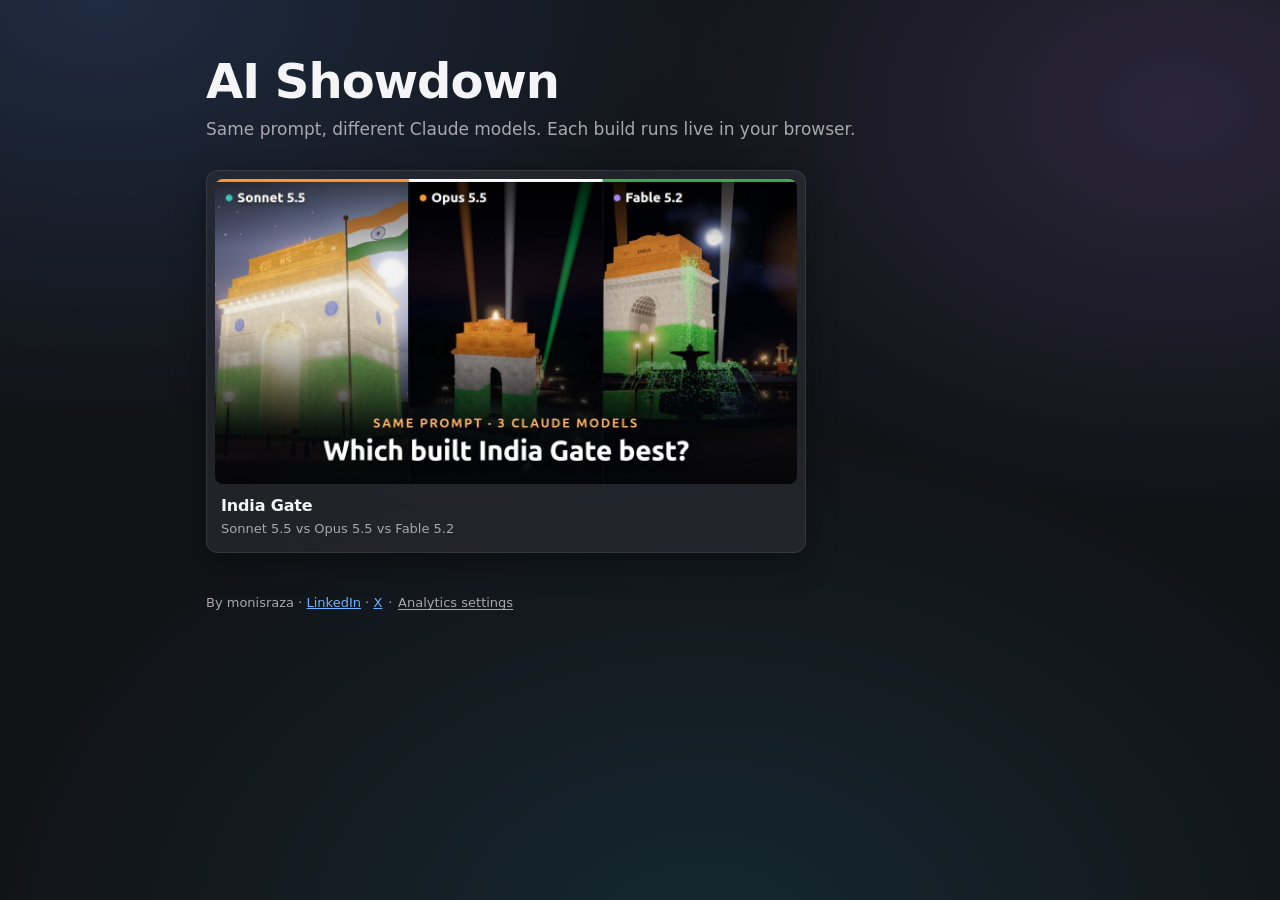
<file: index.html>
<!doctype html>
<html lang="en" data-theme="dark">
<head>
<meta charset="utf-8">
<meta name="viewport" content="width=device-width,initial-scale=1">
<title>AI Showdown</title>
<meta name="description" content="Same prompt, different Claude models. Interactive 3D builds compared side by side, by monisraza.">
<meta property="og:title" content="AI Showdown: same prompt, different Claude models">
<meta property="og:image" content="https://monraza.github.io/ai-showdown/india-gate/media/og.jpg">
<meta name="twitter:card" content="summary_large_image">
<meta name="twitter:image" content="https://monraza.github.io/ai-showdown/india-gate/media/og.jpg">
<meta name="theme-color" content="#111317">
<link rel="stylesheet" href="glass.css?v=1">
<script src="analytics.js?v=1" defer></script>
<style>
.wrap{max-width:900px;margin:0 auto;padding:56px 16px 40px}
h1{font-size:clamp(32px,6vw,48px);line-height:1.08;font-weight:700;margin:0 0 8px;letter-spacing:-.02em}
.lede{color:var(--ink-muted);font-size:17px;line-height:26px;margin:0 0 28px}
a.card{display:flex;padding:8px;gap:0;max-width:600px;text-decoration:none}
a.card img{display:block;width:100%;aspect-ratio:1200/630;border-radius:8px}
a.card div{padding:12px 6px 6px;font:600 16px/20px var(--font-sans);letter-spacing:-.01em}
a.card span{display:block;margin-top:4px;font:400 13px/18px var(--font-sans);color:var(--ink-muted);letter-spacing:0}
a.card:hover{border-color:var(--accent-line)}
footer{margin-top:40px;color:var(--ink-muted);font-size:13px}
</style>
</head>
<body class="bx-page">
<div class="wrap">
  <h1>AI Showdown</h1>
  <p class="lede">Same prompt, different Claude models. Each build runs live in your browser.</p>
  <a class="bx-card card" href="india-gate/">
    <img src="india-gate/media/og.jpg" alt="India Gate scenes built by Sonnet 5.5, Opus 5.5 and Fable 5.2">
    <div>India Gate<span>Sonnet 5.5 vs Opus 5.5 vs Fable 5.2</span></div>
  </a>
  <footer>By monisraza · <a href="https://www.linkedin.com/in/monisraza" target="_blank" rel="noopener">LinkedIn</a> · <a href="https://x.com/_monisraza" target="_blank" rel="noopener">X</a><button type="button" data-analytics-settings hidden>Analytics settings</button></footer>
</div>
</body>
</html>
</file>
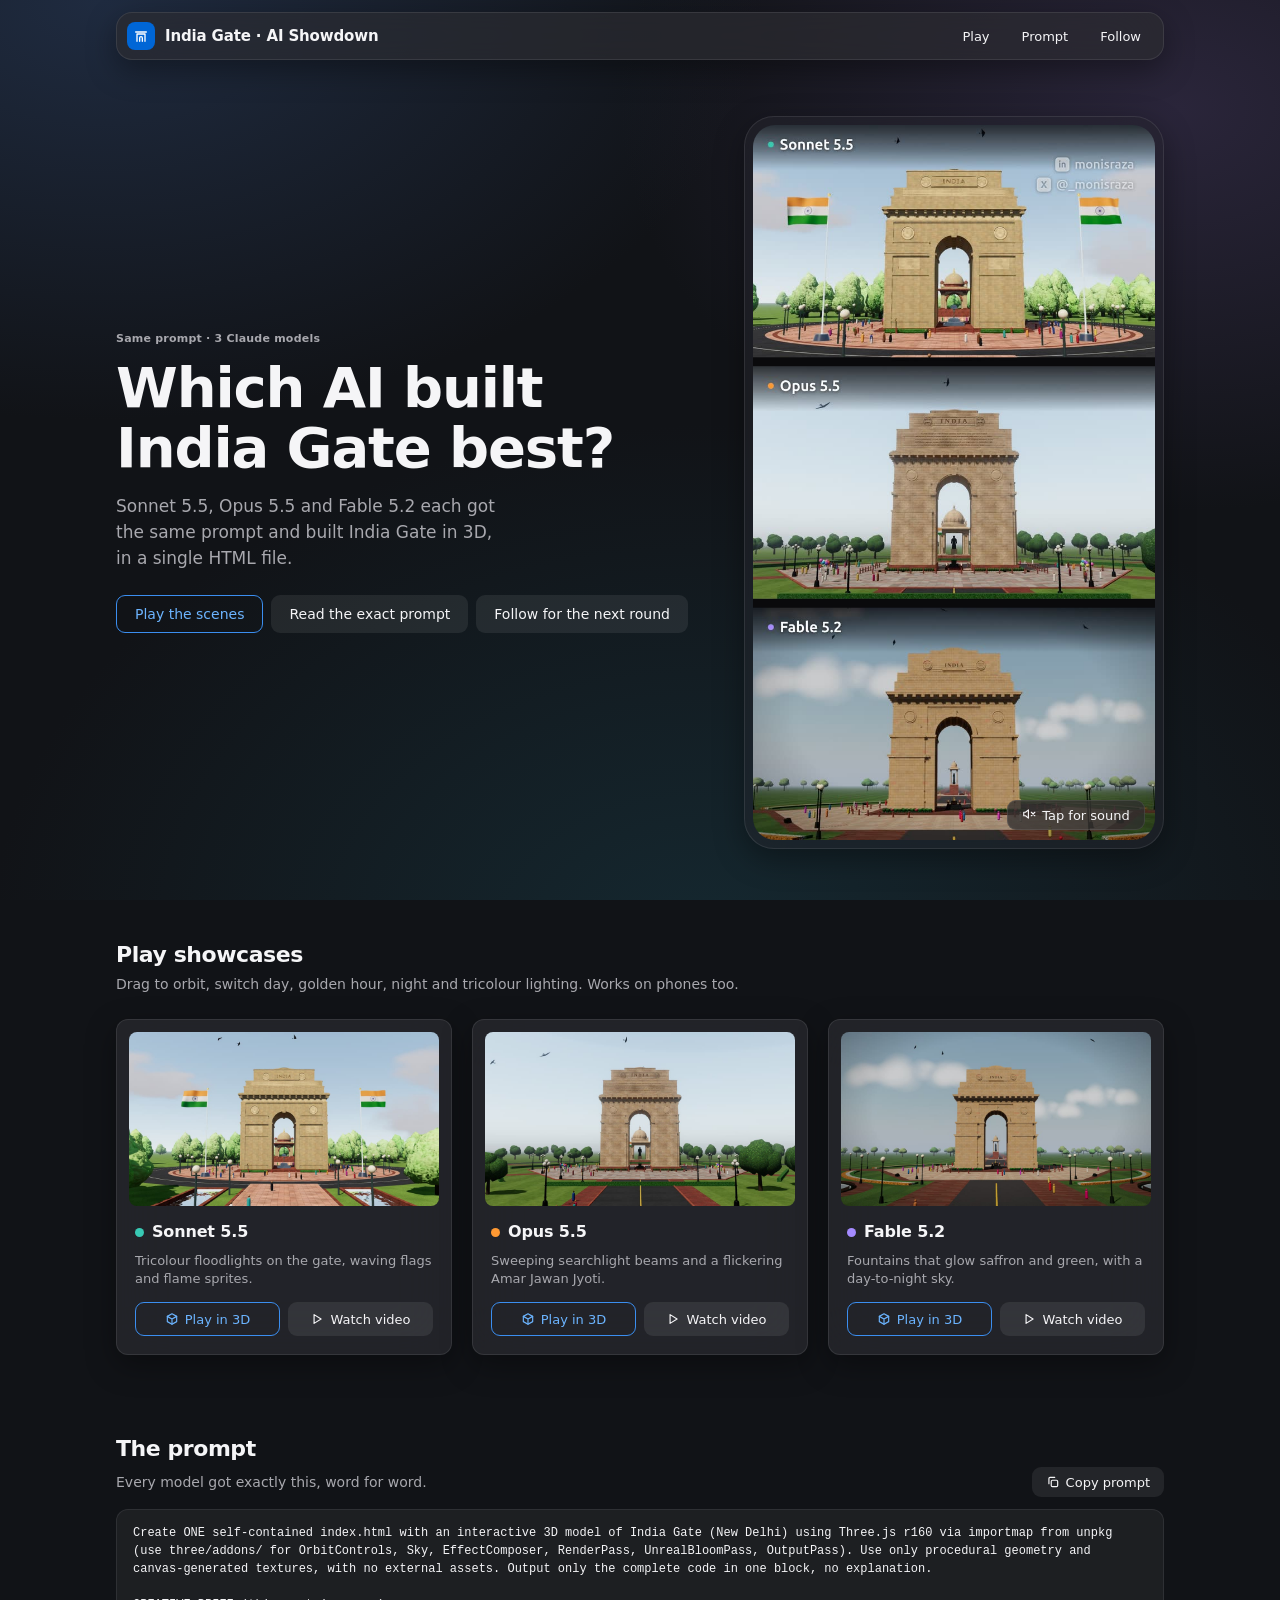
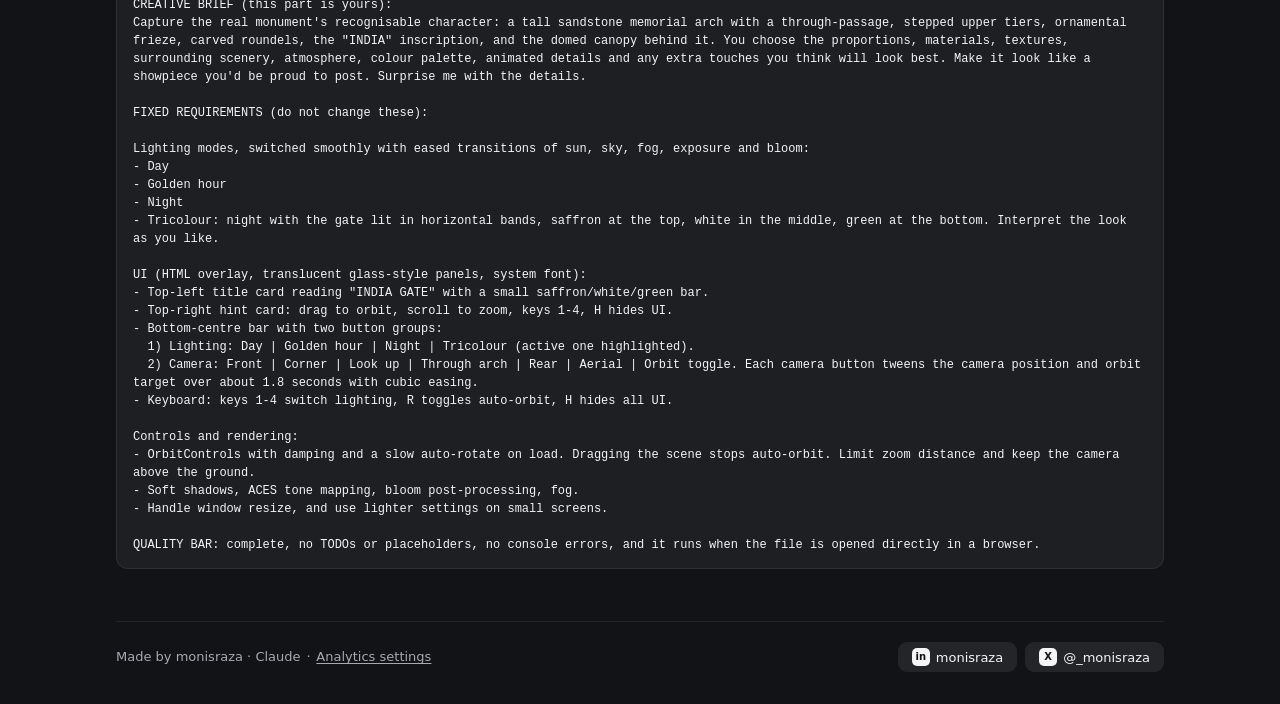
<file: india-gate/index.html>
<!doctype html>
<html lang="en" data-theme="dark">
<head>
<meta charset="utf-8">
<meta name="viewport" content="width=device-width,initial-scale=1,viewport-fit=cover">
<title>India Gate AI Showdown</title>
<meta name="description" content="Same prompt, three Claude models: Sonnet 5.5, Opus 5.5 and Fable 5.2 each built India Gate in 3D. Play all three in your browser.">
<meta property="og:type" content="website">
<meta property="og:title" content="Same prompt. 3 Claude models. Which built India Gate best?">
<meta property="og:description" content="Sonnet 5.5 vs Opus 5.5 vs Fable 5.2. Play all three 3D scenes in your browser.">
<meta property="og:url" content="https://monraza.github.io/ai-showdown/india-gate/">
<meta property="og:image" content="https://monraza.github.io/ai-showdown/india-gate/media/og.jpg">
<meta property="og:image:width" content="1200">
<meta property="og:image:height" content="630">
<meta name="twitter:card" content="summary_large_image">
<meta name="twitter:creator" content="@_monisraza">
<meta name="twitter:title" content="Same prompt. 3 Claude models. Which built India Gate best?">
<meta name="twitter:description" content="Sonnet 5.5 vs Opus 5.5 vs Fable 5.2. Play all three 3D scenes in your browser.">
<meta name="twitter:image" content="https://monraza.github.io/ai-showdown/india-gate/media/og.jpg">
<meta name="theme-color" content="#111317">
<link rel="icon" href="data:image/svg+xml,%3Csvg xmlns='http://www.w3.org/2000/svg' viewBox='0 0 64 64'%3E%3Crect width='64' height='64' rx='14' fill='%230066d6'/%3E%3Cpath d='M18 48V24h28v24M27 48V37a5 5 0 0 1 10 0v11M15 18h34' fill='none' stroke='%23fff' stroke-width='5' stroke-linecap='round' stroke-linejoin='round'/%3E%3C/svg%3E">
<link rel="stylesheet" href="../glass.css?v=1">
<script src="../analytics.js?v=1" defer></script>
<style>
.wrap{max-width:1080px;margin:0 auto;padding:0 16px}
/* header: one glass bar */
/* header: hidden when the page opens; slides in when the visitor scrolls up, out again when they scroll down */
header.top{position:fixed;z-index:5;top:12px;left:50%;width:min(1048px,calc(100% - 32px));transform:translate(-50%,calc(-100% - 16px));transition:transform .25s ease;display:flex;align-items:center;justify-content:space-between;gap:12px;padding:8px 8px 8px 10px;background:var(--glass-popover)}
.brand{display:flex;align-items:center;gap:10px;min-width:0;color:var(--ink);text-decoration:none;font:600 15px/20px var(--font-sans);letter-spacing:-.01em}
.brand span{white-space:nowrap;overflow:hidden;text-overflow:ellipsis}
header.top nav{display:flex;align-items:center;gap:4px}
header.top.shown,header.top:focus-within{transform:translate(-50%,0)}
/* hero */
.hero{display:grid;grid-template-columns:1fr auto;grid-template-rows:1fr auto auto auto auto 1fr;grid-template-areas:". phone" "label phone" "title phone" "lede phone" "cta phone" ". phone";column-gap:48px;padding:116px 0 44px}  /* 60px band reserved for the header (12 top + 48 tall) so it never lands on the hero */
.hero .bx-label{grid-area:label}.hero h1{grid-area:title}.hero .phone{grid-area:phone;align-self:center}.hero .lede{grid-area:lede}.hero .cta{grid-area:cta}
h1{font-size:clamp(34px,6vw,56px);line-height:1.06;font-weight:700;margin:12px 0 16px;letter-spacing:-.02em}
.lede{color:var(--ink-muted);font-size:17px;line-height:26px;max-width:36ch;margin:0 0 24px}
.cta{display:flex;gap:8px;flex-wrap:wrap}
.phone{position:relative;width:min(316px,80vw);padding:8px;border-radius:30px}
.phone video{display:block;width:100%;aspect-ratio:9/16;object-fit:cover;border-radius:22px;background:#000}
/* desktop: as tall as the window allows below the header band (116px above, ~40px below), 316-420px wide, never over 42% of the width */
@media (min-width:761px){.phone{width:clamp(316px,min(42vw,calc((100svh - 156px) * 9 / 16 + 16px)),420px)}}
.sound{position:absolute;right:18px;bottom:18px;background:var(--glass-popover);border:1px solid var(--edge);-webkit-backdrop-filter:blur(var(--blur-glass)) saturate(170%);backdrop-filter:blur(var(--blur-glass)) saturate(170%)}
.sound:hover:not(:disabled){background:var(--glass-popover)}
.sound .on,.sound.is-on .off{display:none}
.sound.is-on .on{display:inline}
/* sections */
section{padding:28px 0}
#play{padding:48px 0 52px}
#play .sub{margin-bottom:24px}
h2{font:700 22px/28px var(--font-sans);margin:0 0 4px;letter-spacing:-.02em}
.sub{color:var(--ink-muted);font-size:14px;line-height:22px;margin:0 0 16px}
.grid{display:grid;grid-template-columns:repeat(3,minmax(0,1fr));gap:20px}
.card{padding:12px;gap:0}
.card .cv{display:block;width:100%;aspect-ratio:16/9;padding:0;border:0;border-radius:8px;overflow:hidden;background:#000;cursor:pointer}
.card .cv img{display:block;width:100%;height:100%;object-fit:cover;transition:filter .2s}
.card .cv:hover img{filter:brightness(1.06)}
.card .cv:focus-visible{outline:2px solid var(--accent-line);outline-offset:2px}
.card .body{display:flex;flex-direction:column;gap:10px;flex:1;padding:16px 6px 6px}
.name{display:flex;align-items:center;gap:8px;font:600 16px/20px var(--font-sans);letter-spacing:-.01em}
.name .bx-dot{width:9px;height:9px}
.card p{margin:0;color:var(--ink-muted);font-size:13px;line-height:18px;flex:1}
.card .acts{display:grid;grid-template-columns:1fr 1fr;gap:8px;margin-top:4px}
.card .acts .bx-btn{height:34px;padding:0 8px}
@media (min-width:761px) and (max-width:900px){.card .acts{grid-template-columns:1fr}}  /* narrow desktop: three cards fit only with their buttons stacked */
/* prompt */
.phead{display:flex;justify-content:space-between;align-items:center;gap:12px;flex-wrap:wrap;margin-bottom:12px}
.phead .sub{margin:0;flex:1 1 280px}
.phead + .bx-code{margin-bottom:0}
/* footer */
footer{display:flex;justify-content:space-between;align-items:center;gap:12px;flex-wrap:wrap;margin:24px 0 0;padding:20px 0 32px;border-top:1px solid var(--hairline);color:var(--ink-muted);font-size:13px}
.follow{display:flex;gap:8px;flex-wrap:wrap}
.follow .bx-tile--sm{width:18px;height:18px;border-radius:5px;background:var(--ink);color:var(--wall-base);font:700 10px/1 var(--font-sans)}
/* video player (the full 38 s tour of each scene) */
#tourDlg{width:min(1100px,94vw);max-height:94vh;padding:0;border:1px solid var(--edge);border-radius:18px;background:var(--glass-popover);color:var(--ink);box-shadow:var(--shadow-popover);-webkit-backdrop-filter:blur(var(--blur-popover)) saturate(180%);backdrop-filter:blur(var(--blur-popover)) saturate(180%);overflow:hidden}
#tourDlg::backdrop{background:rgba(20,30,50,.45);-webkit-backdrop-filter:blur(6px);backdrop-filter:blur(6px)}
#tourDlg .th{display:flex;align-items:center;justify-content:space-between;gap:12px;padding:8px 8px 8px 16px;border-bottom:1px solid var(--hairline)}
#tourDlg .name{font-size:15px}
#tourDlg .x{width:32px;height:32px}
#tourDlg video{display:block;width:100%;aspect-ratio:16/9;background:#000}
@media (max-width:760px){
  .hero{grid-template-columns:1fr;grid-template-rows:none;grid-template-areas:"label" "title" "phone" "lede" "cta";padding-top:92px;justify-items:center;text-align:center}
  .hero .phone{margin:4px 0 24px}
  .lede{margin-left:auto;margin-right:auto}
  .cta{display:grid;width:min(320px,100%);margin:0 auto}
  .grid{grid-template-columns:1fr}
  header.top nav .bx-btn{padding:0 10px}
}
@media (max-width:420px){ .brand .long{display:none} }
</style>
</head>
<body class="bx-page">
<svg width="0" height="0" style="position:absolute" aria-hidden="true">
  <symbol id="i-arch" viewBox="0 0 24 24"><path d="M6 20V9h12v11M10 20v-5a2 2 0 0 1 4 0v5M4 6h16"/></symbol>
  <symbol id="i-play" viewBox="0 0 24 24"><path d="M7 4.5v15l12-7.5z"/></symbol>
  <symbol id="i-cube" viewBox="0 0 24 24"><path d="M12 3l8 4.5v9L12 21l-8-4.5v-9z"/><path d="M4 7.5l8 4.5 8-4.5M12 12v9"/></symbol>
  <symbol id="i-copy" viewBox="0 0 24 24"><rect x="9" y="9" width="11" height="11" rx="2"/><path d="M5 15V6a2 2 0 0 1 2-2h8"/></symbol>
  <symbol id="i-check" viewBox="0 0 24 24"><path d="M5 12.5l4.5 4.5L19 7.5"/></symbol>
  <symbol id="i-x" viewBox="0 0 24 24"><path d="M6 6l12 12M18 6L6 18"/></symbol>
  <symbol id="i-mute" viewBox="0 0 24 24"><path d="M11 5L6 9H3v6h3l5 4zM22 9l-6 6M16 9l6 6"/></symbol>
  <symbol id="i-sound" viewBox="0 0 24 24"><path d="M11 5L6 9H3v6h3l5 4zM15.5 8.5a5 5 0 0 1 0 7M19 5a10 10 0 0 1 0 14"/></symbol>
</svg>
<div class="wrap">
  <header class="top bx-glass">
    <a class="brand" href="./"><span class="bx-tile bx-tile--attention"><svg class="bx-icon"><use href="#i-arch"/></svg></span><span>India Gate<span class="long"> · AI Showdown</span></span></a>
    <nav aria-label="Page">
      <a class="bx-btn bx-btn--plain" href="#play">Play</a>
      <a class="bx-btn bx-btn--plain" href="#prompt">Prompt</a>
      <a class="bx-btn bx-btn--plain" href="https://x.com/_monisraza" target="_blank" rel="noopener">Follow</a>
    </nav>
  </header>

  <div class="hero">
    <div class="bx-label">Same prompt · 3 Claude models</div>
    <h1>Which AI built India Gate best?</h1>
    <div class="phone bx-glass">
      <video id="hero" src="media/hero.mp4?v=2" poster="media/poster.jpg?v=2" autoplay muted loop playsinline preload="metadata" aria-label="60 second comparison video of the three India Gate scenes"></video>
      <button class="bx-btn sound" id="sound" type="button" aria-pressed="false"><span class="off"><svg class="bx-icon"><use href="#i-mute"/></svg></span><span class="on"><svg class="bx-icon"><use href="#i-sound"/></svg></span><span class="t">Tap for sound</span></button>
    </div>
    <p class="lede">Sonnet 5.5, Opus 5.5 and Fable 5.2 each got the same prompt and built India Gate in 3D, in a single HTML file.</p>
    <div class="cta"><a class="bx-btn bx-btn--primary bx-btn--lg" href="#play">Play the scenes</a><a class="bx-btn bx-btn--lg" href="#prompt">Read the exact prompt</a><a class="bx-btn bx-btn--lg" href="https://x.com/_monisraza" target="_blank" rel="noopener">Follow for the next round</a></div>
  </div>

  <section id="play">
    <h2>Play showcases</h2>
    <p class="sub">Drag to orbit, switch day, golden hour, night and tricolour lighting. Works on phones too.</p>
    <div class="grid">
      <article class="bx-card card">
        <button class="cv" type="button" data-tour="sonnet" aria-label="Watch Sonnet 5.5's India Gate video"><img src="media/card_sonnet.jpg?v=3" width="960" height="540" loading="lazy" alt="Sonnet 5.5's India Gate from the front in daylight"></button>
        <div class="body">
          <div class="name"><span class="bx-dot" style="background:var(--sonnet)"></span>Sonnet 5.5</div>
          <p>Tricolour floodlights on the gate, waving flags and flame sprites.</p>
          <div class="acts"><a class="bx-btn bx-btn--primary" href="play.html?m=sonnet"><svg class="bx-icon"><use href="#i-cube"/></svg>Play in 3D</a><button class="bx-btn" type="button" data-tour="sonnet"><svg class="bx-icon"><use href="#i-play"/></svg>Watch video</button></div>
        </div>
      </article>
      <article class="bx-card card">
        <button class="cv" type="button" data-tour="opus" aria-label="Watch Opus 5.5's India Gate video"><img src="media/card_opus.jpg?v=3" width="960" height="540" loading="lazy" alt="Opus 5.5's India Gate from the front in daylight"></button>
        <div class="body">
          <div class="name"><span class="bx-dot" style="background:var(--opus)"></span>Opus 5.5</div>
          <p>Sweeping searchlight beams and a flickering Amar Jawan Jyoti.</p>
          <div class="acts"><a class="bx-btn bx-btn--primary" href="play.html?m=opus"><svg class="bx-icon"><use href="#i-cube"/></svg>Play in 3D</a><button class="bx-btn" type="button" data-tour="opus"><svg class="bx-icon"><use href="#i-play"/></svg>Watch video</button></div>
        </div>
      </article>
      <article class="bx-card card">
        <button class="cv" type="button" data-tour="fable" aria-label="Watch Fable 5.2's India Gate video"><img src="media/card_fable.jpg?v=3" width="960" height="540" loading="lazy" alt="Fable 5.2's India Gate from the front in daylight"></button>
        <div class="body">
          <div class="name"><span class="bx-dot" style="background:var(--fable)"></span>Fable 5.2</div>
          <p>Fountains that glow saffron and green, with a day-to-night sky.</p>
          <div class="acts"><a class="bx-btn bx-btn--primary" href="play.html?m=fable"><svg class="bx-icon"><use href="#i-cube"/></svg>Play in 3D</a><button class="bx-btn" type="button" data-tour="fable"><svg class="bx-icon"><use href="#i-play"/></svg>Watch video</button></div>
        </div>
      </article>
    </div>
  </section>

  <section id="prompt">
    <h2>The prompt</h2>
    <div class="phead"><p class="sub">Every model got exactly this, word for word.</p><button class="bx-btn" id="copyPrompt" type="button"><svg class="bx-icon"><use href="#i-copy"/></svg><span>Copy prompt</span></button></div>
    <pre class="bx-code prompt" id="mainprompt">Create ONE self-contained index.html with an interactive 3D model of India Gate (New Delhi) using Three.js r160 via importmap from unpkg (use three/addons/ for OrbitControls, Sky, EffectComposer, RenderPass, UnrealBloomPass, OutputPass). Use only procedural geometry and canvas-generated textures, with no external assets. Output only the complete code in one block, no explanation.

CREATIVE BRIEF (this part is yours):
Capture the real monument&#x27;s recognisable character: a tall sandstone memorial arch with a through-passage, stepped upper tiers, ornamental frieze, carved roundels, the &quot;INDIA&quot; inscription, and the domed canopy behind it. You choose the proportions, materials, textures, surrounding scenery, atmosphere, colour palette, animated details and any extra touches you think will look best. Make it look like a showpiece you&#x27;d be proud to post. Surprise me with the details.

FIXED REQUIREMENTS (do not change these):

Lighting modes, switched smoothly with eased transitions of sun, sky, fog, exposure and bloom:
- Day
- Golden hour
- Night
- Tricolour: night with the gate lit in horizontal bands, saffron at the top, white in the middle, green at the bottom. Interpret the look as you like.

UI (HTML overlay, translucent glass-style panels, system font):
- Top-left title card reading &quot;INDIA GATE&quot; with a small saffron/white/green bar.
- Top-right hint card: drag to orbit, scroll to zoom, keys 1-4, H hides UI.
- Bottom-centre bar with two button groups:
  1) Lighting: Day | Golden hour | Night | Tricolour (active one highlighted).
  2) Camera: Front | Corner | Look up | Through arch | Rear | Aerial | Orbit toggle. Each camera button tweens the camera position and orbit target over about 1.8 seconds with cubic easing.
- Keyboard: keys 1-4 switch lighting, R toggles auto-orbit, H hides all UI.

Controls and rendering:
- OrbitControls with damping and a slow auto-rotate on load. Dragging the scene stops auto-orbit. Limit zoom distance and keep the camera above the ground.
- Soft shadows, ACES tone mapping, bloom post-processing, fog.
- Handle window resize, and use lighter settings on small screens.

QUALITY BAR: complete, no TODOs or placeholders, no console errors, and it runs when the file is opened directly in a browser.</pre>
  </section>

  <footer>
    <span>Made by monisraza · Claude<button type="button" data-analytics-settings hidden>Analytics settings</button></span>
    <span class="follow">
      <a class="bx-btn" href="https://www.linkedin.com/in/monisraza" target="_blank" rel="noopener"><span class="bx-tile bx-tile--sm">in</span>monisraza</a>
      <a class="bx-btn" href="https://x.com/_monisraza" target="_blank" rel="noopener"><span class="bx-tile bx-tile--sm">X</span>@_monisraza</a>
    </span>
  </footer>
</div>
<dialog id="tourDlg" aria-labelledby="tourName">
  <div class="th"><div class="name" id="tourName"><span class="bx-dot"></span><span></span></div><button class="bx-btn bx-btn--icon x" type="button" aria-label="Close video"><svg class="bx-icon"><use href="#i-x"/></svg></button></div>
  <video controls muted playsinline preload="none"></video>
</dialog>
<script>
const v = document.getElementById('hero'), s = document.getElementById('sound');
s.onclick = () => {
  v.muted = !v.muted; if (!v.muted) { v.currentTime = 0; v.play(); }
  s.classList.toggle('is-on', !v.muted); s.setAttribute('aria-pressed', String(!v.muted));
  s.querySelector('.t').textContent = v.muted ? 'Tap for sound' : 'Sound on';
};
/* one dialog player shared by the three cards. Opening pauses the hero video;
   closing stops the full video and frees its buffer, so only one is ever loaded. */
const TOUR = { sonnet: 'Sonnet 5.5', opus: 'Opus 5.5', fable: 'Fable 5.2' };
const dlg = document.getElementById('tourDlg'), tv = dlg.querySelector('video'), tn = document.getElementById('tourName');
let heroWasPlaying = false;
function openVideo(m) {
  tn.querySelector('.bx-dot').style.background = 'var(--' + m + ')'; tn.lastElementChild.textContent = TOUR[m] + ' · video';
  tv.poster = 'media/tour_' + m + '.jpg?v=2'; tv.src = 'media/tour_' + m + '.mp4?v=2';
  tv.setAttribute('aria-label', TOUR[m] + ' India Gate video, 38 seconds');
  heroWasPlaying = !v.paused; v.pause();
  tv.muted = true;                                             // always starts muted; the player's own control turns sound on
  dlg.showModal(); tv.play().catch(() => {});
}
/* the "Watch video" buttons and the card images */
document.querySelectorAll('[data-tour]').forEach(el => el.addEventListener('click', () => openVideo(el.dataset.tour)));
dlg.querySelector('.x').onclick = () => dlg.close();
dlg.addEventListener('click', e => { if (e.target === dlg) dlg.close(); });   // click on the backdrop
dlg.addEventListener('close', () => {
  tv.pause(); tv.removeAttribute('src'); tv.removeAttribute('poster'); tv.load();
  if (heroWasPlaying) v.play().catch(() => {});
});
/* copy button for the prompt */
for (const [id, pre] of [['copyPrompt', '#mainprompt']]) {
  const b = document.getElementById(id), el = document.querySelector(pre);
  if (!b || !el) continue;
  const t = b.querySelector('span'), label = t.textContent, use = b.querySelector('use');
  b.onclick = async () => {
    try { await navigator.clipboard.writeText(el.textContent); }
    catch (e) { const r = document.createRange(); r.selectNodeContents(el); const sel = getSelection(); sel.removeAllRanges(); sel.addRange(r); document.execCommand('copy'); }
    t.textContent = 'Copied'; use.setAttribute('href', '#i-check');
    setTimeout(() => { t.textContent = label; use.setAttribute('href', '#i-copy'); }, 1800);
  };
}
/* header reveal: show on scroll up, hide on scroll down (small moves ignored, iOS bounce ignored) */
(() => {
  const h = document.querySelector('header.top');
  let last = Math.max(0, scrollY), ticking = false;
  addEventListener('scroll', () => {
    if (ticking) return; ticking = true;
    requestAnimationFrame(() => {
      ticking = false;
      const y = Math.max(0, scrollY), d = y - last;
      if (Math.abs(d) < 6) return;
      h.classList.toggle('shown', d < 0);
      last = y;
    });
  }, { passive: true });
})();
</script>
</body>
</html>
</file>
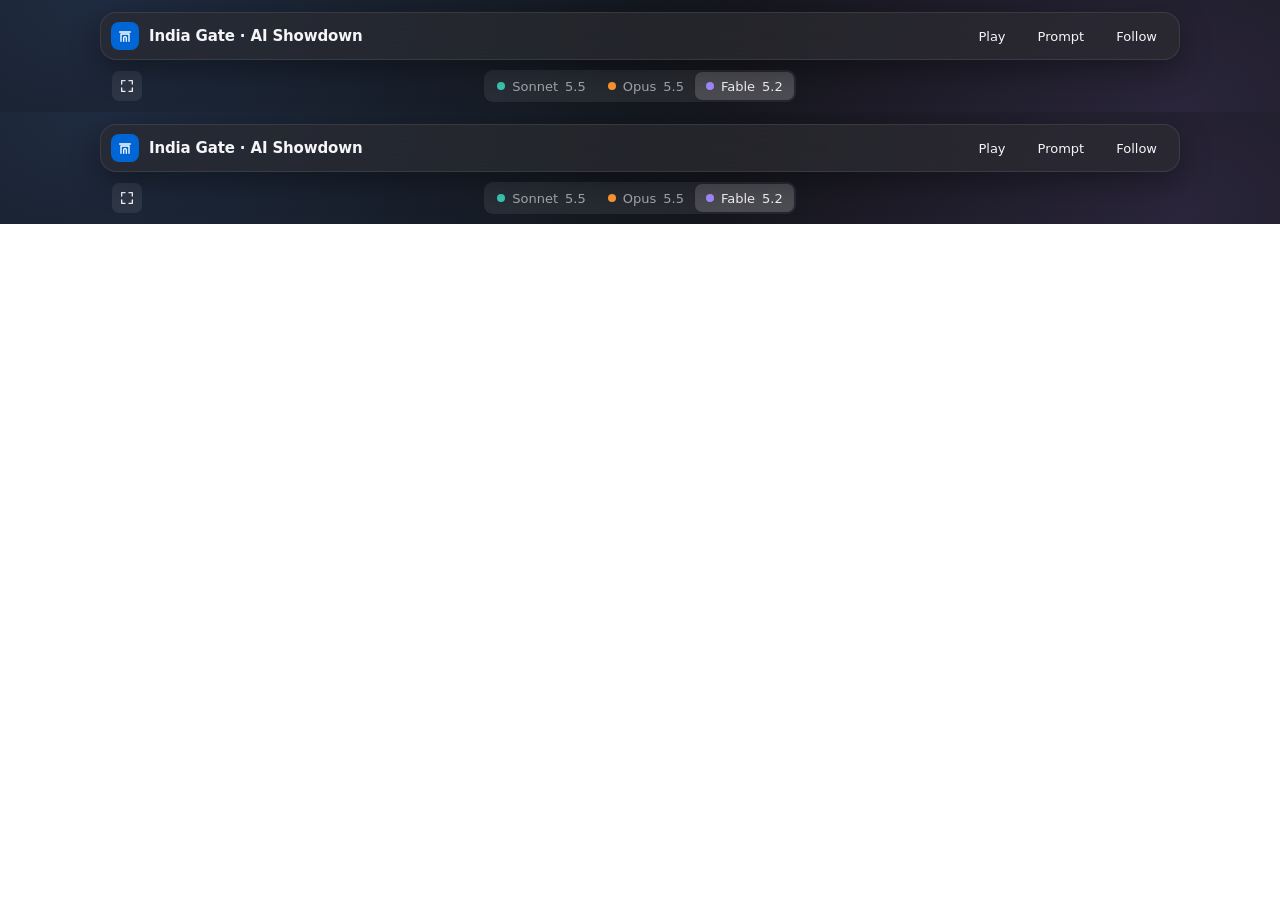
<file: india-gate/fable/index.html>
<!doctype html>
<html lang="en"><head><meta charset="utf-8"><meta name="robots" content="noindex">
<meta http-equiv="refresh" content="0; url=../play.html?m=fable"><link rel="canonical" href="../play.html?m=fable">
<title>India Gate · AI Showdown</title></head>
<body><script>location.replace('../play.html?m=fable')</script><a href="../play.html?m=fable">Open the 3D scene</a></body></html>
</file>
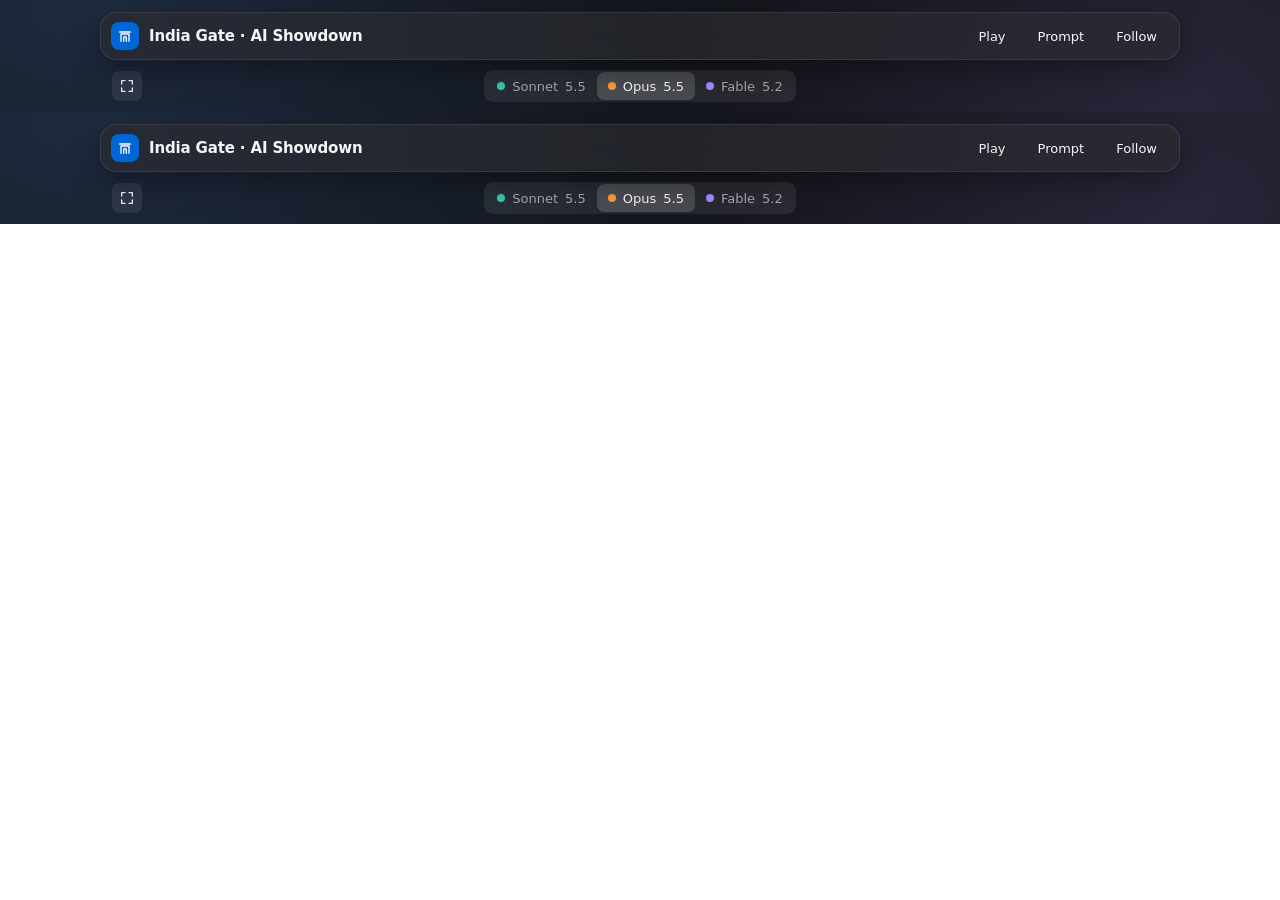
<file: india-gate/opus/index.html>
<!doctype html>
<html lang="en"><head><meta charset="utf-8"><meta name="robots" content="noindex">
<meta http-equiv="refresh" content="0; url=../play.html?m=opus"><link rel="canonical" href="../play.html?m=opus">
<title>India Gate · AI Showdown</title></head>
<body><script>location.replace('../play.html?m=opus')</script><a href="../play.html?m=opus">Open the 3D scene</a></body></html>
</file>
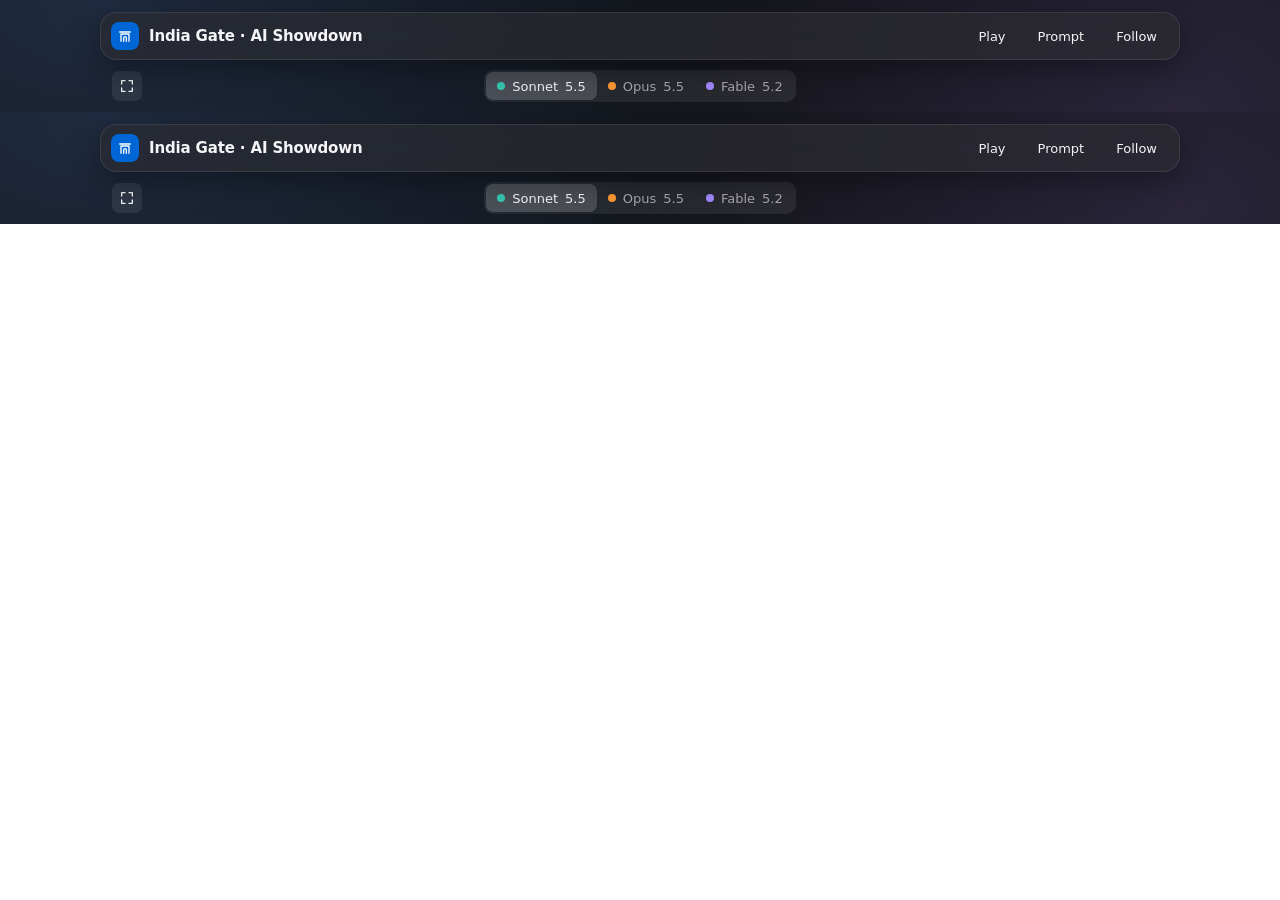
<file: india-gate/sonnet/index.html>
<!doctype html>
<html lang="en"><head><meta charset="utf-8"><meta name="robots" content="noindex">
<meta http-equiv="refresh" content="0; url=../play.html?m=sonnet"><link rel="canonical" href="../play.html?m=sonnet">
<title>India Gate · AI Showdown</title></head>
<body><script>location.replace('../play.html?m=sonnet')</script><a href="../play.html?m=sonnet">Open the 3D scene</a></body></html>
</file>
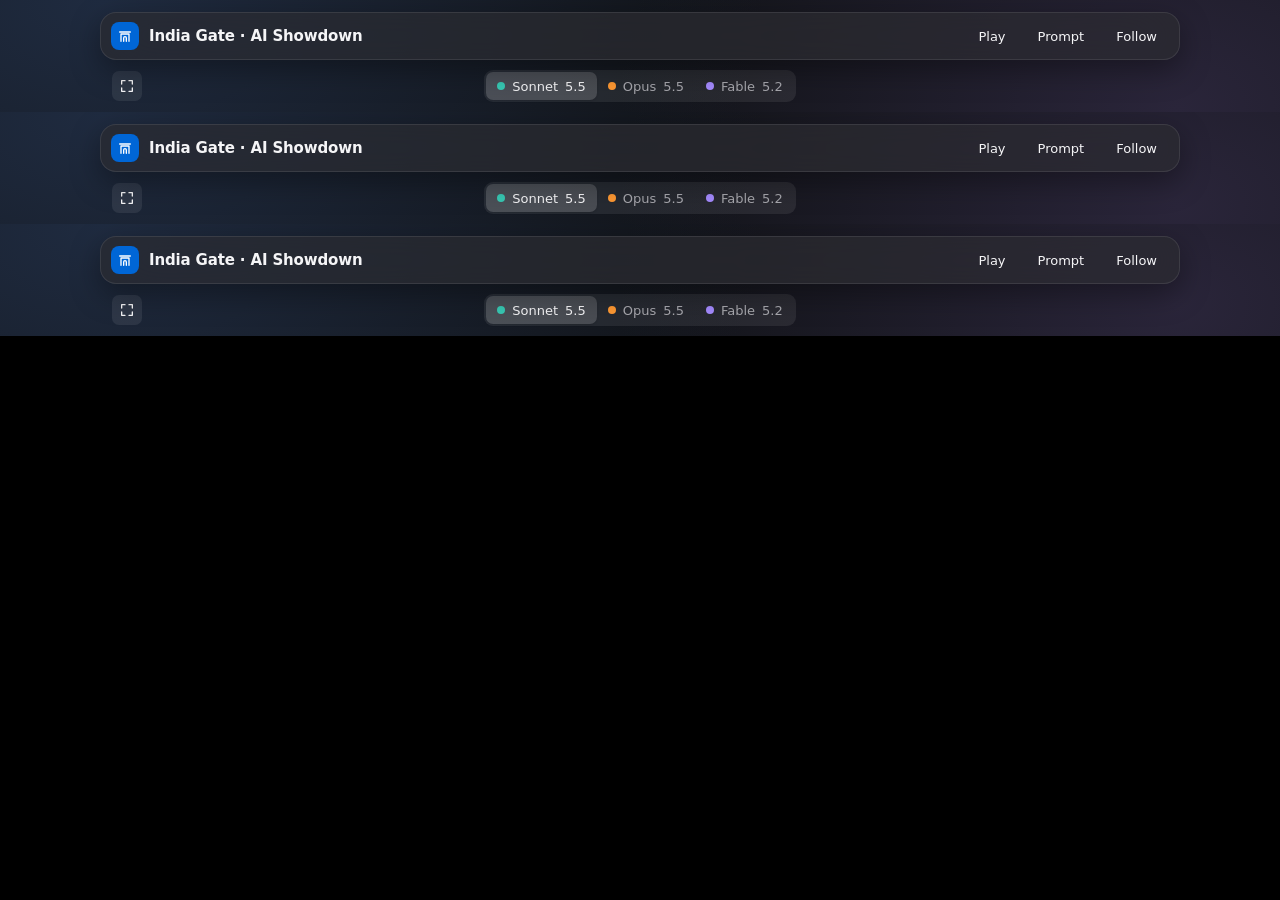
<file: india-gate/play.html>
<!doctype html>
<html lang="en" data-theme="dark">
<head>
<meta charset="utf-8">
<meta name="viewport" content="width=device-width,initial-scale=1,viewport-fit=cover">
<title>Play · India Gate AI Showdown</title>
<meta name="description" content="Play the India Gate 3D scenes built by Claude Sonnet 5.5, Opus 5.5 and Fable 5.2 from the same prompt.">
<meta property="og:title" content="Same prompt. 3 Claude models. Which built India Gate best?">
<meta property="og:image" content="https://monraza.github.io/ai-showdown/india-gate/media/og.jpg">
<meta name="twitter:card" content="summary_large_image">
<meta name="twitter:image" content="https://monraza.github.io/ai-showdown/india-gate/media/og.jpg">
<meta name="theme-color" content="#111317">
<link rel="stylesheet" href="../glass.css?v=1">
<script src="../analytics.js?v=1" defer></script>
<style>
html,body{height:100%;overflow:hidden}
body{display:flex;flex-direction:column;height:100dvh}
:root{--sonnet:#38c9b4;--opus:#ff9933;--fable:#a58bff}
/* the site header, same as the main page */
.head{flex:none;padding:calc(env(safe-area-inset-top) + 12px) 12px 0}
header.top{max-width:1080px;margin:0 auto;display:flex;align-items:center;justify-content:space-between;gap:12px;padding:8px 8px 8px 10px;background:var(--glass-popover)}
.brand{display:flex;align-items:center;gap:10px;min-width:0;color:var(--ink);text-decoration:none;font:600 15px/20px var(--font-sans);letter-spacing:-.01em}
.brand span{white-space:nowrap;overflow:hidden;text-overflow:ellipsis}
header.top nav{display:flex;align-items:center;gap:4px}
/* under the header: full screen on the left, the model switch in the middle, the controls button on the right */
.models{flex:none;display:grid;grid-template-columns:1fr auto 1fr;align-items:center;gap:8px;max-width:1080px;width:100%;margin:0 auto;padding:10px 12px}
.models .tabs{grid-column:2}
#fs{grid-column:1;justify-self:start}
#ctl{grid-column:3;justify-self:end}
.tabs a{height:28px;padding:0 11px}
.tabs a .bx-dot{width:8px;height:8px}
/* the scene: always dark behind the canvas */
#stage{position:relative;flex:1;min-height:0;background:#000}
#stage iframe{display:block;position:absolute;inset:0;width:100%;height:100%;border:0;background:#000}
#loading{position:absolute;inset:0;display:grid;place-items:center;color:var(--ink-muted);font:600 13px/18px var(--font-sans);pointer-events:none;transition:opacity .3s}
#loading.off{opacity:0}
/* square icon buttons; pressed = accent outline and tint */
.ib{width:30px;height:30px;padding:0;border:1.5px solid transparent;border-radius:var(--radius-sm);background:var(--fill);color:var(--ink)}
.ib svg{width:16px;height:16px}
.ib[aria-pressed="true"]{border-color:var(--accent-line);background:var(--accent-wash);color:var(--accent-ink)}
/* phones and tablets: the scene's own controls start hidden; the controls button shows them (pressed) and hides them again */
.ctl{display:none}
@media (max-width:820px),(pointer:coarse){.ctl{display:inline-flex}}
/* full screen: the stage fills the screen; a small floating bar inside it, mid-way down the right edge where the scenes keep no panels,
   holds the controls button and the way out */
.fsbar{display:none;position:absolute;z-index:3;top:50%;transform:translateY(-50%);right:calc(env(safe-area-inset-right) + 8px);flex-direction:column;gap:6px;padding:4px;border-radius:var(--radius-md);background:var(--glass-popover);border:1px solid var(--edge);-webkit-backdrop-filter:blur(var(--blur-glass)) saturate(170%);backdrop-filter:blur(var(--blur-glass)) saturate(170%)}
.fsbar .ib:not([aria-pressed="true"]){background:transparent}
#stage:fullscreen{width:100%;height:100%}
#stage:fullscreen .fsbar{display:flex}
#stage:-webkit-full-screen .fsbar{display:flex}
body.fs .fsbar{display:flex}
body.fs .head,body.fs .models{display:none}            /* phones without the Fullscreen API (iPhone): the stage covers the page */
body.fs #stage{position:fixed;inset:0;z-index:20}
@media (max-width:760px){header.top nav .bx-btn--plain{padding:0 10px}}
@media (max-width:420px){.brand .long,.tabs a .v{display:none}.tabs a{padding:0 10px}}
</style>
</head>
<body class="bx-page">
<svg width="0" height="0" style="position:absolute" aria-hidden="true">
  <symbol id="i-arch" viewBox="0 0 24 24"><path d="M6 20V9h12v11M10 20v-5a2 2 0 0 1 4 0v5M4 6h16"/></symbol>
  <symbol id="i-expand" viewBox="0 0 24 24"><path d="M4 9V4h5M20 9V4h-5M4 15v5h5M20 15v5h-5"/></symbol>
  <symbol id="i-shrink" viewBox="0 0 24 24"><path d="M9 4v5H4M15 4v5h5M9 20v-5H4M15 20v-5h5"/></symbol>
  <symbol id="i-sliders" viewBox="0 0 24 24"><path d="M4 6h9M17 6h3M4 12h3M11 12h9M4 18h11M19 18h1"/><circle cx="15" cy="6" r="2"/><circle cx="9" cy="12" r="2"/><circle cx="17" cy="18" r="2"/></symbol>
</svg>
<div class="head">
  <header class="top bx-glass">
    <a class="brand" href="./"><span class="bx-tile bx-tile--attention"><svg class="bx-icon"><use href="#i-arch"/></svg></span><span class="name">India Gate<span class="long"> · AI Showdown</span></span></a>
    <nav aria-label="Page">
      <a class="bx-btn bx-btn--plain" href="./#play">Play</a>
      <a class="bx-btn bx-btn--plain" href="./#prompt">Prompt</a>
      <a class="bx-btn bx-btn--plain" href="https://x.com/_monisraza" target="_blank" rel="noopener">Follow</a>
    </nav>
  </header>
</div>
<div class="models">
  <button class="bx-btn ib" id="fs" type="button" aria-label="Full screen" title="Full screen"><svg class="bx-icon"><use href="#i-expand"/></svg></button>
  <nav class="tabs bx-segmented" aria-label="Choose model">
    <a href="?m=sonnet" data-m="sonnet"><span class="bx-dot" style="background:var(--sonnet)"></span>Sonnet<span class="v"> 5.5</span></a>
    <a href="?m=opus" data-m="opus"><span class="bx-dot" style="background:var(--opus)"></span>Opus<span class="v"> 5.5</span></a>
    <a href="?m=fable" data-m="fable"><span class="bx-dot" style="background:var(--fable)"></span>Fable<span class="v"> 5.2</span></a>
  </nav>
  <button class="bx-btn ib ctl" id="ctl" type="button" aria-pressed="false" aria-label="Show controls" title="Show controls"><svg class="bx-icon"><use href="#i-sliders"/></svg></button>
</div>
<div id="stage" class="bx-dark"><div id="loading" role="status">Loading…</div>
  <div class="fsbar">
    <button class="bx-btn ib ctl" type="button" aria-pressed="false" aria-label="Show controls" title="Show controls"><svg class="bx-icon"><use href="#i-sliders"/></svg></button>
    <button class="bx-btn ib" id="fsExit" type="button" aria-label="Exit full screen" title="Exit full screen"><svg class="bx-icon"><use href="#i-shrink"/></svg></button>
  </div>
</div>
<script>
/* One scene at a time. Switching fully tears down the previous scene before the next one starts:
   its WebGL context is released explicitly (GPU memory is freed at once, not whenever GC runs),
   its render loop is stopped, and the iframe is destroyed and replaced with a fresh one. */
const NAMES = { sonnet: 'Sonnet 5.5', opus: 'Opus 5.5', fable: 'Fable 5.2' };
const stage = document.getElementById('stage'), loading = document.getElementById('loading');
let frame = null, current = null, token = 0;

function release(f) {
  if (!f) return;
  try {
    const w = f.contentWindow, d = f.contentDocument;
    if (w) { w.requestAnimationFrame = () => 0; w.cancelAnimationFrame && w.cancelAnimationFrame(0); }
    if (d) {
      d.querySelectorAll('canvas').forEach(c => {
        for (const type of ['webgl2', 'webgl']) {
          let gl = null; try { gl = c.getContext(type); } catch (e) {}
          if (gl) { try { const ext = gl.getExtension('WEBGL_lose_context'); ext && ext.loseContext(); } catch (e) {} break; }
        }
        c.width = c.height = 1;
      });
      d.querySelectorAll('video,audio').forEach(m => { try { m.pause(); m.removeAttribute('src'); m.load(); } catch (e) {} });
    }
  } catch (e) {}
  try { f.src = 'about:blank'; } catch (e) {}
  f.remove();
}

const nextFrame = () => new Promise(r => requestAnimationFrame(() => r()));
const wait = ms => new Promise(r => setTimeout(r, ms));

async function show(m, push) {
  if (!NAMES[m]) m = 'sonnet';
  document.querySelectorAll('.tabs a').forEach(a => a.toggleAttribute('aria-current', a.dataset.m === m));
  document.title = NAMES[m] + ' · India Gate AI Showdown';
  if (push) history.pushState({ m }, '', '?m=' + m);
  if (m === current && frame) return;
  const my = ++token; current = m;
  release(frame); frame = null;
  loading.textContent = 'Loading ' + NAMES[m] + '…'; loading.classList.remove('off');
  await nextFrame(); await nextFrame(); await wait(150);       // let the browser reclaim the old scene first
  if (my !== token) return;                                    // a newer click won
  const f = document.createElement('iframe');
  f.title = NAMES[m] + ' 3D scene'; f.allow = 'fullscreen; autoplay'; f.allowFullscreen = true;
  f.addEventListener('load', () => { if (f !== frame) return; applyMin(f); loading.classList.add('off'); try { f.contentWindow.focus(); } catch (e) {} });
  f.src = m + '/';
  stage.appendChild(f); frame = f;
  dayFirst(f, m);
  /* hide the panels as soon as the scene's document exists, not only at load. The check runs just before
     every frame is drawn (the iframe shares this page's rendering), so the panels are never painted on phones. */
  const early = () => {
    if (f !== frame) return;
    try {
      const d = f.contentDocument;
      if (d && d.documentElement && d.URL.indexOf('/' + m + '/') !== -1) { applyMin(f); if (d.readyState === 'complete') return; }
    } catch (e) { return; }
    requestAnimationFrame(early);
  };
  requestAnimationFrame(early);
}

/* Day first. Opus and Fable start in day by themselves (their v3 files, re-prompted). Sonnet starts in golden hour,
   and that choice lives in its own code, which is never changed. Instead, when Sonnet finishes loading, this page
   switches it to day through the controls it exposes (window.__app.setMode, instant), while the scene's own loading
   screen is held for two frames, so golden hour is never seen.
   The hold only applies once the scene marks its loader done, so its own error message is never hidden. */
const HOLD_CSS = '#loader.done{opacity:1!important;visibility:visible!important}';
const DAY = {
  sonnet: { ready: d => d.querySelector('#loader.done'), go: w => { w.__app.setMode('day', { instant: true, silent: true }); return [0, 2]; } },
};
function dayFirst(f, m) {
  const day = DAY[m], t0 = performance.now();
  if (!day) return;   // the scene already starts in day
  let hold = null;
  const release = () => { try { hold && hold.remove(); } catch (e) {} };
  const tick = () => {
    if (f !== frame) return;
    try {
      const w = f.contentWindow, d = f.contentDocument;
      if (d && d.documentElement && d.URL.indexOf('/' + m + '/') !== -1) {
        if (!hold) { hold = d.createElement('style'); hold.id = 'ig-hold'; hold.textContent = HOLD_CSS; (d.head || d.documentElement).appendChild(hold); }
        if (day.ready(d)) {
          let ms = 0, frames = 2; try { [ms, frames] = day.go(w, d); } catch (e) {}
          const until = performance.now() + ms;
          const settle = () => { if (f !== frame) return; if (--frames > 0 || performance.now() < until) requestAnimationFrame(settle); else release(); };
          requestAnimationFrame(settle);
          return;
        }
      }
    } catch (e) { return release(); }
    if (performance.now() - t0 < 60000) requestAnimationFrame(tick); else release();
  };
  requestAnimationFrame(tick);
}

/* Show / hide controls. The scenes are served from this same site, so a style tag dropped into the
   scene's document hides its panels at runtime; the scene files themselves are never changed.
   All three keep their controls in #ui (Opus also has a #toast); the canvas and loading screens are untouched.
   Phones and tablets start with the panels hidden and the controls button unpressed; pressing it shows them.
   Desktop always shows them (the button is not shown there). The choice carries over when switching models. */
const ctls = document.querySelectorAll('.ctl');
const small = matchMedia('(max-width:820px),(pointer:coarse)');
const MIN_CSS = '#ui,#toast{opacity:0!important;visibility:hidden!important;pointer-events:none!important}';
let minimized = small.matches;
function applyMin(f) {
  try {
    const d = f && f.contentDocument; if (!d || !d.documentElement) return;
    let s = d.getElementById('ig-min');
    if (minimized && !s) { s = d.createElement('style'); s.id = 'ig-min'; s.textContent = MIN_CSS; (d.head || d.documentElement).appendChild(s); }
    else if (!minimized && s) s.remove();
  } catch (e) {}
}
function setMin(on) {
  minimized = on;
  const label = on ? 'Show controls' : 'Hide controls';
  ctls.forEach(b => { b.setAttribute('aria-pressed', String(!on)); b.setAttribute('aria-label', label); b.title = label; });
  applyMin(frame);
}
setMin(minimized);
ctls.forEach(b => b.onclick = () => { setMin(!minimized); try { frame && frame.contentWindow.focus(); } catch (e) {} });
small.addEventListener('change', () => setMin(small.matches));   // rotating a tablet, resizing a window

/* Full screen: the stage (the scene's own page plus the small floating bar) fills the screen.
   Uses the Fullscreen API where the browser has it for page elements; iPhone Safari does not,
   so there the stage simply covers the page until the exit button is pressed. */
const fsBtn = document.getElementById('fs'), fsExit = document.getElementById('fsExit');
const fsEl = () => document.fullscreenElement || document.webkitFullscreenElement || null;
function enterFs() {
  const req = stage.requestFullscreen || stage.webkitRequestFullscreen;
  const fallback = () => document.body.classList.add('fs');
  if (!req) return fallback();
  try { const r = req.call(stage, { navigationUI: 'hide' }); if (r && r.catch) r.catch(fallback); } catch (e) { fallback(); }
}
function exitFs() {
  if (document.body.classList.contains('fs')) document.body.classList.remove('fs');
  else if (fsEl()) (document.exitFullscreen || document.webkitExitFullscreen).call(document);
}
fsBtn.onclick = () => { enterFs(); try { frame && frame.contentWindow.focus(); } catch (e) {} };
fsExit.onclick = () => exitFs();
addEventListener('keydown', e => { if (e.key === 'Escape' && document.body.classList.contains('fs')) exitFs(); });

document.querySelectorAll('.tabs a').forEach(a => a.onclick = e => { e.preventDefault(); show(a.dataset.m, true); });
addEventListener('popstate', () => show(new URLSearchParams(location.search).get('m')));
/* leaving the page (back to the cards, another tab, bfcache): free the scene; restore it if the page comes back */
addEventListener('pagehide', () => { token++; release(frame); frame = null; current = null; });
addEventListener('pageshow', e => { if (e.persisted || !frame) show(new URLSearchParams(location.search).get('m')); });
</script>
</body>
</html>
</file>
<file: glass.css>
/* AI Showdown — Bird's-eye Glass design system.
   Tokens mirror the system's tokens.json; components keep its bx- class names.
   The site pins dark with data-theme="dark" on <html>; the light set is kept as the system's primary theme. */
:root {
  color-scheme: light;
  --wall-base: #eceff4; --wall-tint-1: #d5e1f2; --wall-tint-2: #e4e0f0; --wall-tint-3: #cfe0e8;
  --glass: rgba(255,255,255,0.45); --glass-pane: rgba(255,255,255,0.62); --glass-card: rgba(255,255,255,0.68);
  --glass-column: rgba(255,255,255,0.22); --glass-inset: rgba(255,255,255,0.6); --glass-popover: rgba(255,255,255,0.72);
  --edge: rgba(255,255,255,0.75); --hairline: rgba(0,0,0,0.07);
  --fill: rgba(0,0,0,0.05); --fill-hover: rgba(0,0,0,0.08); --fill-selected: rgba(0,0,0,0.065); --raised: #ffffff;
  --ink: #1d1d1f; --ink-muted: #5a5a5f;
  --accent: #0066d6; --accent-line: #0066d6; --accent-ink: #0058b8; --accent-wash: rgba(0,102,214,0.08); --on-accent: #ffffff;
  --danger-ink: #b42318; --danger-fill: rgba(180,35,24,0.08); --scrim: rgba(20,30,50,0.12);
  --shadow-glass: 0 1px 2px rgba(20,30,50,0.06), 0 10px 28px rgba(20,30,50,0.08);
  --shadow-popover: 0 30px 80px rgba(20,30,50,0.25);
  --blur-glass: 28px; --blur-column: 12px; --blur-popover: 40px;
  --space-1: 4px; --space-2: 8px; --space-3: 12px; --space-4: 16px; --space-5: 20px; --space-6: 28px; --space-7: 44px;
  --radius-sm: 7px; --radius-md: 9px; --radius-lg: 12px; --radius-xl: 16px; --radius-pill: 999px;
  --font-sans: -apple-system, BlinkMacSystemFont, "SF Pro Text", Inter, system-ui, sans-serif;
  --font-mono: ui-monospace, "SF Mono", Menlo, Consolas, monospace;
  /* model identity: small dots only, matching the headers in the videos */
  --sonnet: #38c9b4; --opus: #ff9933; --fable: #a58bff;
}
:root[data-theme="dark"], .bx-dark {
  color-scheme: dark;
  --wall-base: #111317; --wall-tint-1: #1f2b40; --wall-tint-2: #2a253a; --wall-tint-3: #152830;
  --glass: rgba(38,38,42,0.55); --glass-pane: rgba(30,30,34,0.62); --glass-card: rgba(48,48,52,0.6);
  --glass-column: rgba(255,255,255,0.035); --glass-inset: rgba(255,255,255,0.05); --glass-popover: rgba(44,44,48,0.72);
  --edge: rgba(255,255,255,0.09); --hairline: rgba(255,255,255,0.08);
  --fill: rgba(255,255,255,0.08); --fill-hover: rgba(255,255,255,0.12); --fill-selected: rgba(255,255,255,0.1); --raised: rgba(255,255,255,0.16);
  --ink: #f5f5f7; --ink-muted: #a8a8ae;
  --accent-line: #3b8ef0; --accent-ink: #6cb4ff; --accent-wash: rgba(59,142,240,0.14);
  --danger-ink: #ff8a80; --danger-fill: rgba(255,138,128,0.12); --scrim: rgba(0,0,0,0.35);
  --shadow-glass: 0 10px 30px rgba(0,0,0,0.35); --shadow-popover: 0 30px 80px rgba(0,0,0,0.5);
}
@media (prefers-color-scheme: dark) {
  :root:not([data-theme="light"]) {
    color-scheme: dark;
    --wall-base: #111317; --wall-tint-1: #1f2b40; --wall-tint-2: #2a253a; --wall-tint-3: #152830;
    --glass: rgba(38,38,42,0.55); --glass-pane: rgba(30,30,34,0.62); --glass-card: rgba(48,48,52,0.6);
    --glass-column: rgba(255,255,255,0.035); --glass-inset: rgba(255,255,255,0.05); --glass-popover: rgba(44,44,48,0.72);
    --edge: rgba(255,255,255,0.09); --hairline: rgba(255,255,255,0.08);
    --fill: rgba(255,255,255,0.08); --fill-hover: rgba(255,255,255,0.12); --fill-selected: rgba(255,255,255,0.1); --raised: rgba(255,255,255,0.16);
    --ink: #f5f5f7; --ink-muted: #a8a8ae;
    --accent-line: #3b8ef0; --accent-ink: #6cb4ff; --accent-wash: rgba(59,142,240,0.14);
    --danger-ink: #ff8a80; --danger-fill: rgba(255,138,128,0.12); --scrim: rgba(0,0,0,0.35);
    --shadow-glass: 0 10px 30px rgba(0,0,0,0.35); --shadow-popover: 0 30px 80px rgba(0,0,0,0.5);
  }
}

*, *::before, *::after { box-sizing: border-box; }
html, body { margin: 0; }
body {
  background: var(--wall-base);
  color: var(--ink);
  font: 400 15px/1.5 var(--font-sans);
  -webkit-font-smoothing: antialiased;
}
/* Glass needs a wallpaper: one fixed layer behind the page (background-attachment:fixed stutters on iOS). */
.bx-wallpaper, body.bx-page::before {
  background:
    radial-gradient(1100px 700px at 8% 0%, var(--wall-tint-1), transparent 60%),
    radial-gradient(900px 650px at 92% 12%, var(--wall-tint-2), transparent 62%),
    radial-gradient(1100px 800px at 55% 105%, var(--wall-tint-3), transparent 65%),
    var(--wall-base);
}
body.bx-page::before { content: ""; position: fixed; inset: 0; z-index: -1; pointer-events: none; }
a { color: var(--accent-ink); }
::selection { background: var(--accent-wash); }

/* ---- glass layers ---- */
.bx-glass {
  background: var(--glass);
  border: 1px solid var(--edge);
  border-radius: var(--radius-xl);
  box-shadow: var(--shadow-glass);
  -webkit-backdrop-filter: blur(var(--blur-glass)) saturate(170%);
  backdrop-filter: blur(var(--blur-glass)) saturate(170%);
}
.bx-glass--pane { background: var(--glass-pane); }
.bx-card {
  display: flex; flex-direction: column; gap: 10px; padding: 14px;
  border-radius: var(--radius-lg);
  background: var(--glass-card);
  border: 1px solid var(--edge);
  box-shadow: var(--shadow-glass);
  -webkit-backdrop-filter: blur(var(--blur-glass)) saturate(170%);
  backdrop-filter: blur(var(--blur-glass)) saturate(170%);
  color: var(--ink);
}
.bx-inset { background: var(--glass-inset); border: 1px solid var(--hairline); border-radius: var(--radius-lg); }

/* ---- buttons ---- */
.bx-btn {
  display: inline-flex; align-items: center; justify-content: center; gap: 6px;
  height: 30px; padding: 0 14px; border: 0;
  border-radius: var(--radius-md);
  background: var(--fill); color: var(--ink);
  font: 500 13px/1 var(--font-sans);
  white-space: nowrap; text-decoration: none; cursor: pointer;
  -webkit-tap-highlight-color: transparent;
}
.bx-btn svg { width: 14px; height: 14px; flex: none; }
.bx-btn:hover:not(:disabled) { background: var(--fill-hover); }
.bx-btn--primary { background: transparent; border: 1.5px solid var(--accent-line); color: var(--accent-ink); }
.bx-btn--primary:hover:not(:disabled) { background: var(--accent-wash); }
.bx-btn--plain { background: transparent; }
.bx-btn--sm { height: 28px; padding: 0 12px; border-radius: var(--radius-sm); }
.bx-btn--lg { height: 38px; padding: 0 18px; font-size: 14px; }   /* page-level calls to action; same recipe, roomier */
.bx-btn--icon { width: 28px; height: 28px; padding: 0; border-radius: var(--radius-sm); background: transparent; color: var(--ink-muted); }
.bx-btn--icon:hover:not(:disabled) { color: var(--ink); }

/* ---- small parts ---- */
.bx-tag {
  display: inline-flex; align-items: center; flex: none; height: 20px; padding: 0 8px;
  border-radius: var(--radius-pill); background: var(--fill); color: var(--ink-muted);
  font: 600 11px/1 var(--font-sans); white-space: nowrap;
}
.bx-tile {
  display: grid; place-items: center; flex: none; width: 28px; height: 28px;
  border-radius: 8px; background: var(--fill); color: var(--ink);
}
.bx-tile svg { width: 16px; height: 16px; }
.bx-tile--attention { background: var(--accent); color: var(--on-accent); }
.bx-tile--sm { width: 22px; height: 22px; border-radius: 6px; }
.bx-tile--sm svg { width: 13px; height: 13px; }
.bx-dot { width: 7px; height: 7px; flex: none; border-radius: 50%; background: var(--ink-muted); }
.bx-label { font: 600 11px/15px var(--font-sans); color: var(--ink-muted); letter-spacing: .02em; }
.bx-icon { fill: none; stroke: currentColor; stroke-width: 2; stroke-linecap: round; stroke-linejoin: round; }

.bx-segmented { display: inline-flex; flex: none; padding: 2px; border-radius: var(--radius-md); background: var(--fill); }
.bx-segmented > button, .bx-segmented > a {
  display: inline-flex; align-items: center; justify-content: center; gap: 7px;
  min-width: 32px; height: 26px; padding: 0 8px; border: 0;
  border-radius: var(--radius-sm); background: transparent; color: var(--ink-muted);
  font: 500 13px/1 var(--font-sans); text-decoration: none; white-space: nowrap; cursor: pointer;
  -webkit-tap-highlight-color: transparent;
}
.bx-segmented svg { width: 14px; height: 14px; }
.bx-segmented > :hover { color: var(--ink); }
.bx-segmented > [aria-pressed="true"], .bx-segmented > [aria-current] {
  background: var(--raised); color: var(--ink); box-shadow: 0 1px 2px rgba(0,0,0,0.12);
}

.bx-code {
  margin: 0; padding: 14px 16px; border-radius: var(--radius-lg);
  background: var(--glass-inset); border: 1px solid var(--hairline); color: var(--ink);
  font: 12px/18px var(--font-mono); white-space: pre-wrap; overflow-wrap: anywhere;
}

:where(.bx-btn, .bx-segmented > button, .bx-segmented > a, a, button, summary):focus-visible {
  outline: 2px solid var(--accent-line); outline-offset: 2px;
}
@media (prefers-reduced-motion: reduce) { * { transition: none !important; } }
</file>
